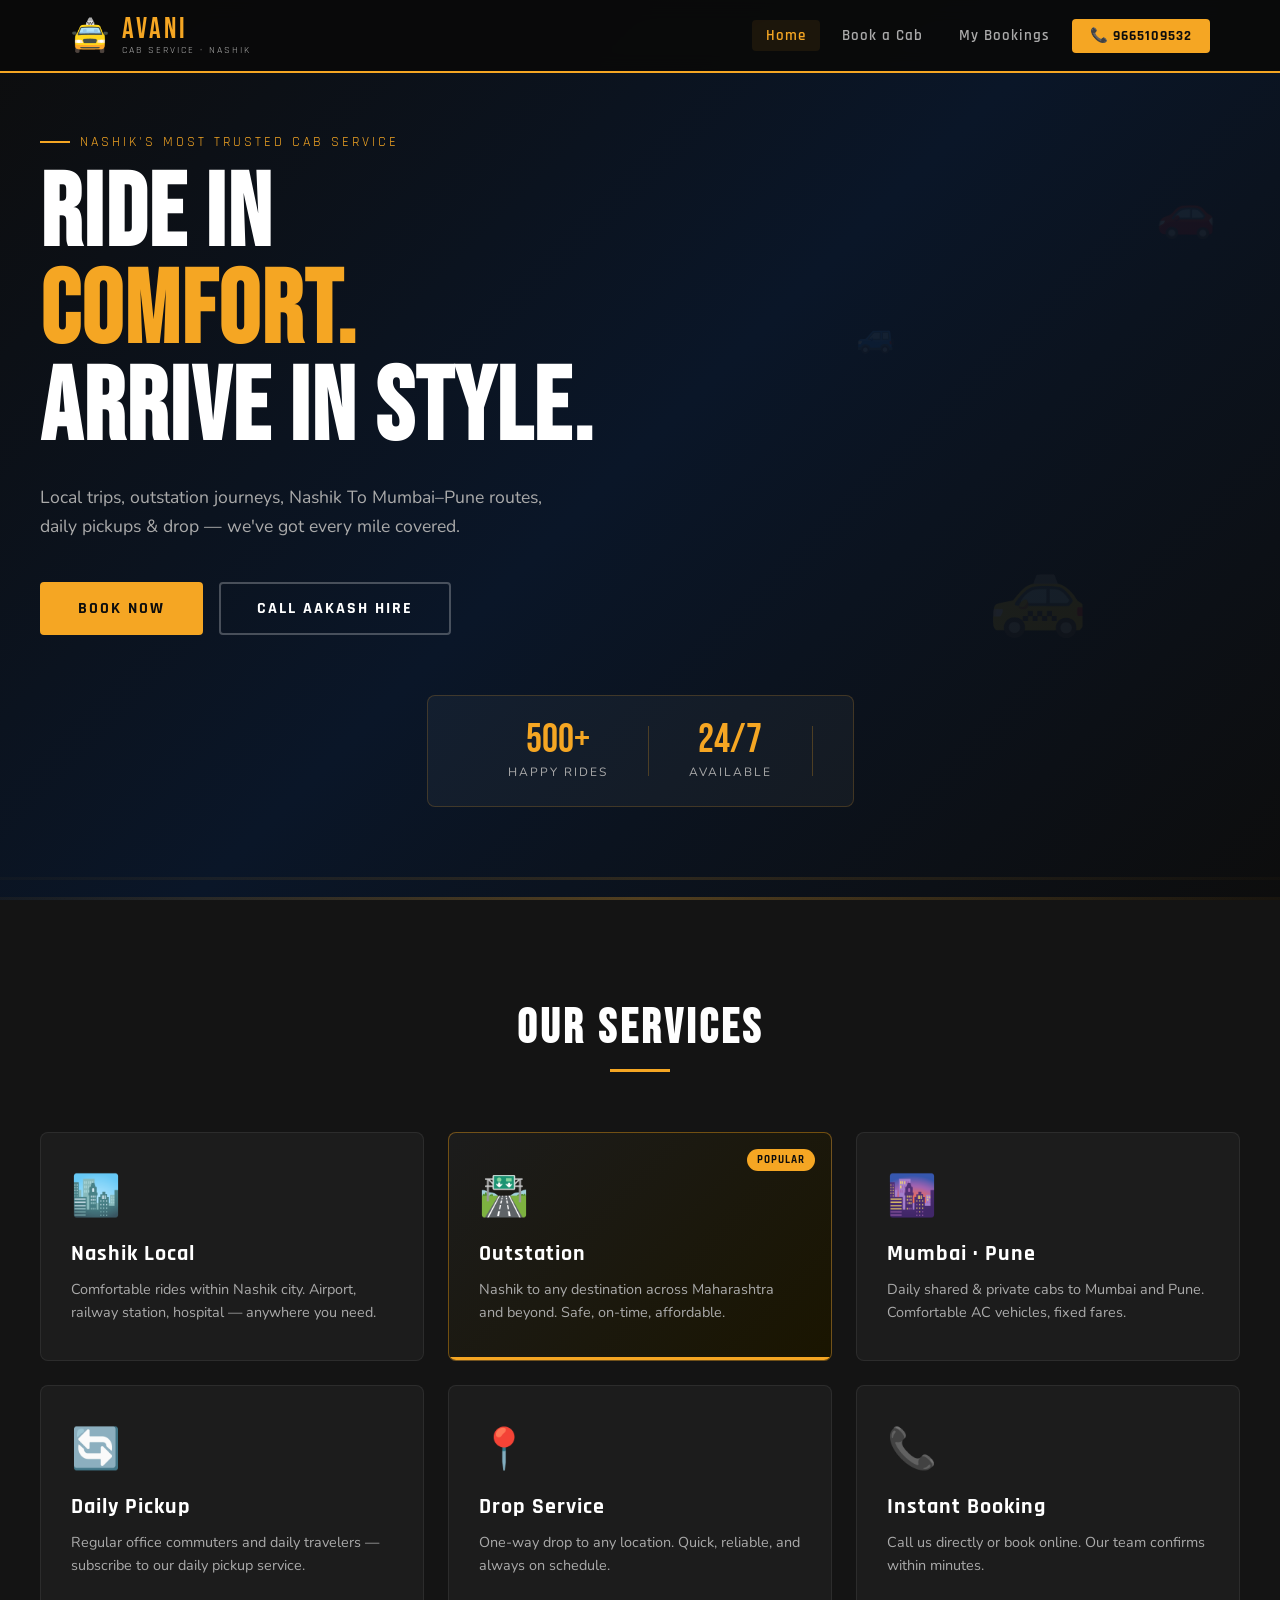
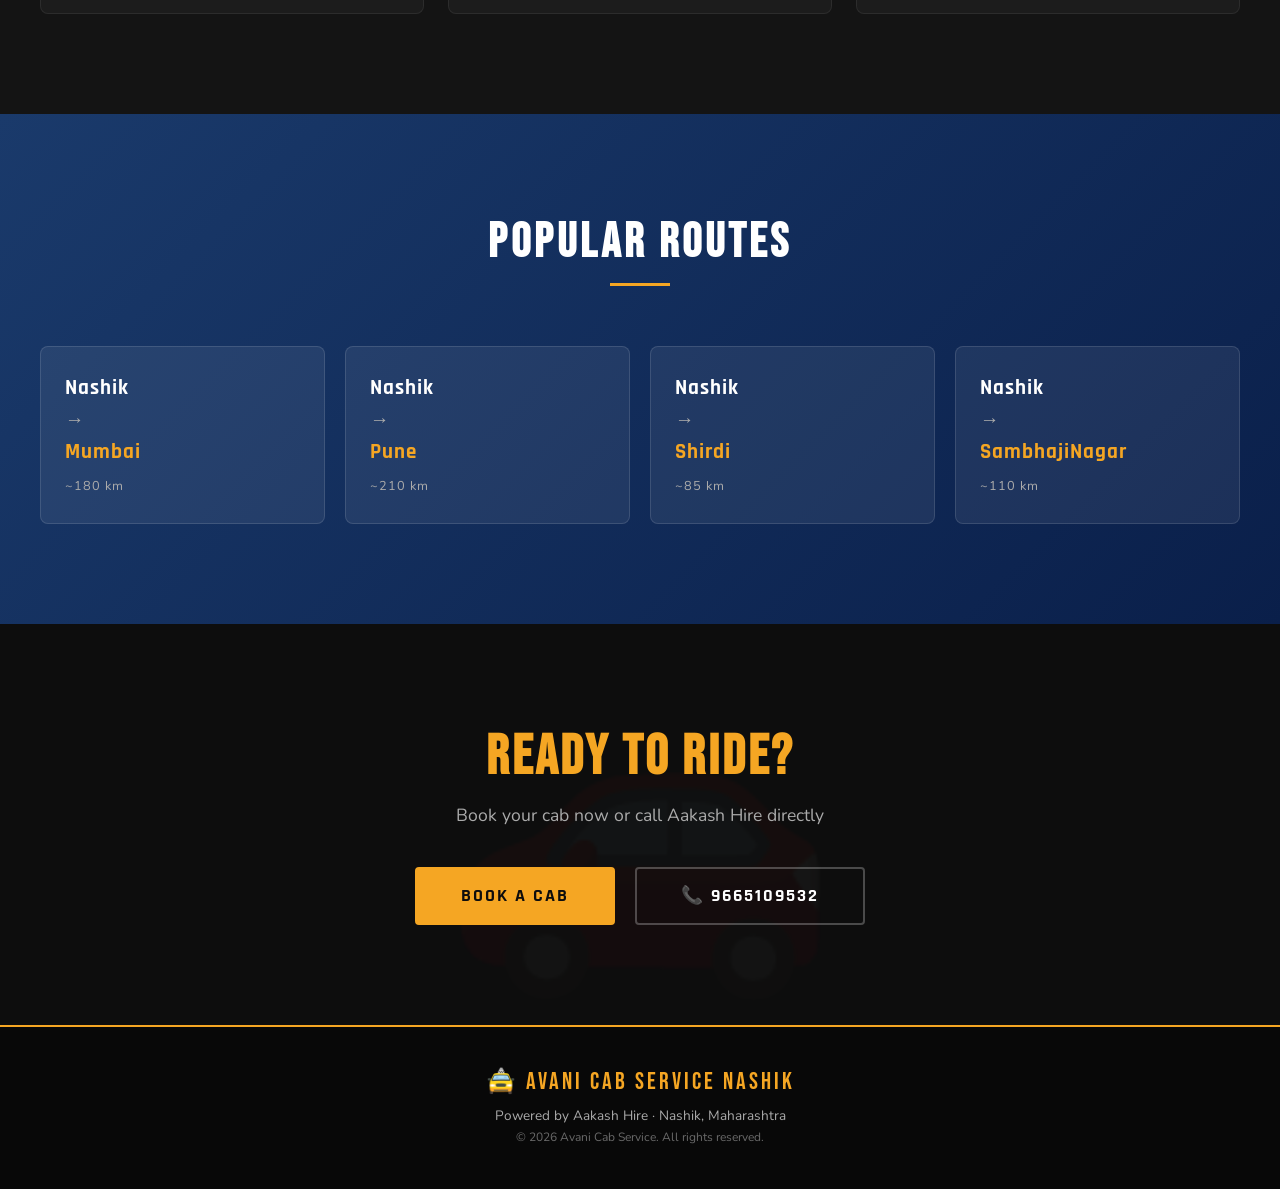
<file: index.html>
<!DOCTYPE html>
<html lang="en">
<head>
    <meta charset="UTF-8">
    <meta name="viewport" content="width=device-width, initial-scale=1.0">
    <title>Avani Cab Service Nashik</title>
    <link href="https://fonts.googleapis.com/css2?family=Bebas+Neue&family=Rajdhani:wght@400;500;600;700&family=Nunito:wght@300;400;600;700&display=swap" rel="stylesheet">
    <link rel="stylesheet" href="style.css">
</head>
<body>

<!-- HEADER -->
<header class="header">
    <div class="header-inner">
        <div class="logo">
            <div class="logo-icon">🚖</div>
            <div class="logo-text">
                <span class="logo-main">AVANI</span>
                <span class="logo-sub">CAB SERVICE · NASHIK</span>
            </div>
        </div>
        <nav class="nav">
            <a href="index.html" class="nav-link active">Home</a>
            <a href="add_booking.html" class="nav-link">Book a Cab</a>
            <a href="fetch_all_bookings.html" class="nav-link">My Bookings</a>
            <a href="tel:9665109532" class="nav-cta">📞 9665109532</a>
        </nav>
    </div>
</header>

<!-- HERO -->
<section class="hero">
    <div class="hero-bg">
        <div class="road-line"></div>
        <div class="road-line r2"></div>
        <div class="floating-car car1">🚗</div>
        <div class="floating-car car2">🚕</div>
        <div class="floating-car car3">🚙</div>
    </div>
    <div class="hero-content">
        <p class="hero-tag">Nashik's Most Trusted Cab Service</p>
        <h1 class="hero-title">RIDE IN<br><span class="accent">COMFORT.</span><br>ARRIVE IN STYLE.</h1>
        <p class="hero-desc">Local trips, outstation journeys, Nashik To Mumbai–Pune routes, daily pickups & drop — we've got every mile covered.</p>
        <div class="hero-btns">
            <a href="add_booking.html" class="btn-primary">Book Now</a>
            <a href="tel:9665109532" class="btn-outline">Call Aakash Hire</a>
        </div>
    </div>
    <div class="hero-card">
        <div class="stat"><span class="stat-num">500+</span><span class="stat-label">Happy Rides</span></div>
        <div class="stat-divider"></div>
        <div class="stat"><span class="stat-num">24/7</span><span class="stat-label">Available</span></div>
        <div class="stat-divider"></div>
</section>

<!-- SERVICES -->
<section class="services">
    <div class="section-header">
        <h2 class="section-title">OUR SERVICES</h2>
        <div class="title-bar"></div>
    </div>
    <div class="services-grid">
        <div class="service-card">
            <div class="service-icon">🏙️</div>
            <h3>Nashik Local</h3>
            <p>Comfortable rides within Nashik city. Airport, railway station, hospital — anywhere you need.</p>
        </div>
        <div class="service-card featured">
            <div class="service-badge">Popular</div>
            <div class="service-icon">🛣️</div>
            <h3>Outstation</h3>
            <p>Nashik to any destination across Maharashtra and beyond. Safe, on-time, affordable.</p>
        </div>
        <div class="service-card">
            <div class="service-icon">🌆</div>
            <h3>Mumbai · Pune</h3>
            <p>Daily shared & private cabs to Mumbai and Pune. Comfortable AC vehicles, fixed fares.</p>
        </div>
        <div class="service-card">
            <div class="service-icon">🔄</div>
            <h3>Daily Pickup</h3>
            <p>Regular office commuters and daily travelers — subscribe to our daily pickup service.</p>
        </div>
        <div class="service-card">
            <div class="service-icon">📍</div>
            <h3>Drop Service</h3>
            <p>One-way drop to any location. Quick, reliable, and always on schedule.</p>
        </div>
        <div class="service-card">
            <div class="service-icon">📞</div>
            <h3>Instant Booking</h3>
            <p>Call us directly or book online. Our team confirms within minutes.</p>
        </div>
    </div>
</section>

<!-- ROUTE HIGHLIGHTS -->
<section class="routes">
    <div class="routes-inner">
        <div class="section-header light">
            <h2 class="section-title">POPULAR ROUTES</h2>
            <div class="title-bar"></div>
        </div>
        <div class="routes-grid">
            <div class="route-card">
                <span class="route-from">Nashik</span>
                <span class="route-arrow">→</span>
                <span class="route-to">Mumbai</span>
                <span class="route-dist">~180 km</span>
            </div>
            <div class="route-card">
                <span class="route-from">Nashik</span>
                <span class="route-arrow">→</span>
                <span class="route-to">Pune</span>
                <span class="route-dist">~210 km</span>
            </div>
            <div class="route-card">
                <span class="route-from">Nashik</span>
                <span class="route-arrow">→</span>
                <span class="route-to">Shirdi</span>
                <span class="route-dist">~85 km</span>
            </div>
            <div class="route-card">
                <span class="route-from">Nashik</span>
                <span class="route-arrow">→</span>
                <span class="route-to">SambhajiNagar</span>
                <span class="route-dist">~110 km</span>
            </div>
        </div>
    </div>
</section>

<!-- CTA -->
<section class="cta-section">
    <div class="cta-inner">
        <h2>Ready to Ride?</h2>
        <p>Book your cab now or call Aakash Hire directly</p>
        <div class="cta-btns">
            <a href="add_booking.html" class="btn-primary large">Book a Cab</a>
            <a href="tel:9665109532" class="btn-outline large">📞 9665109532</a>
        </div>
    </div>
</section>

<!-- FOOTER -->
<footer class="footer">
    <div class="footer-inner">
        <div class="footer-logo">🚖 AVANI CAB SERVICE NASHIK</div>
        <p class="footer-text">Powered by Aakash Hire · Nashik, Maharashtra</p>
        <p class="footer-text small">© 2026 Avani Cab Service. All rights reserved.</p>
    </div>
</footer>

</body>
</html>
</file>
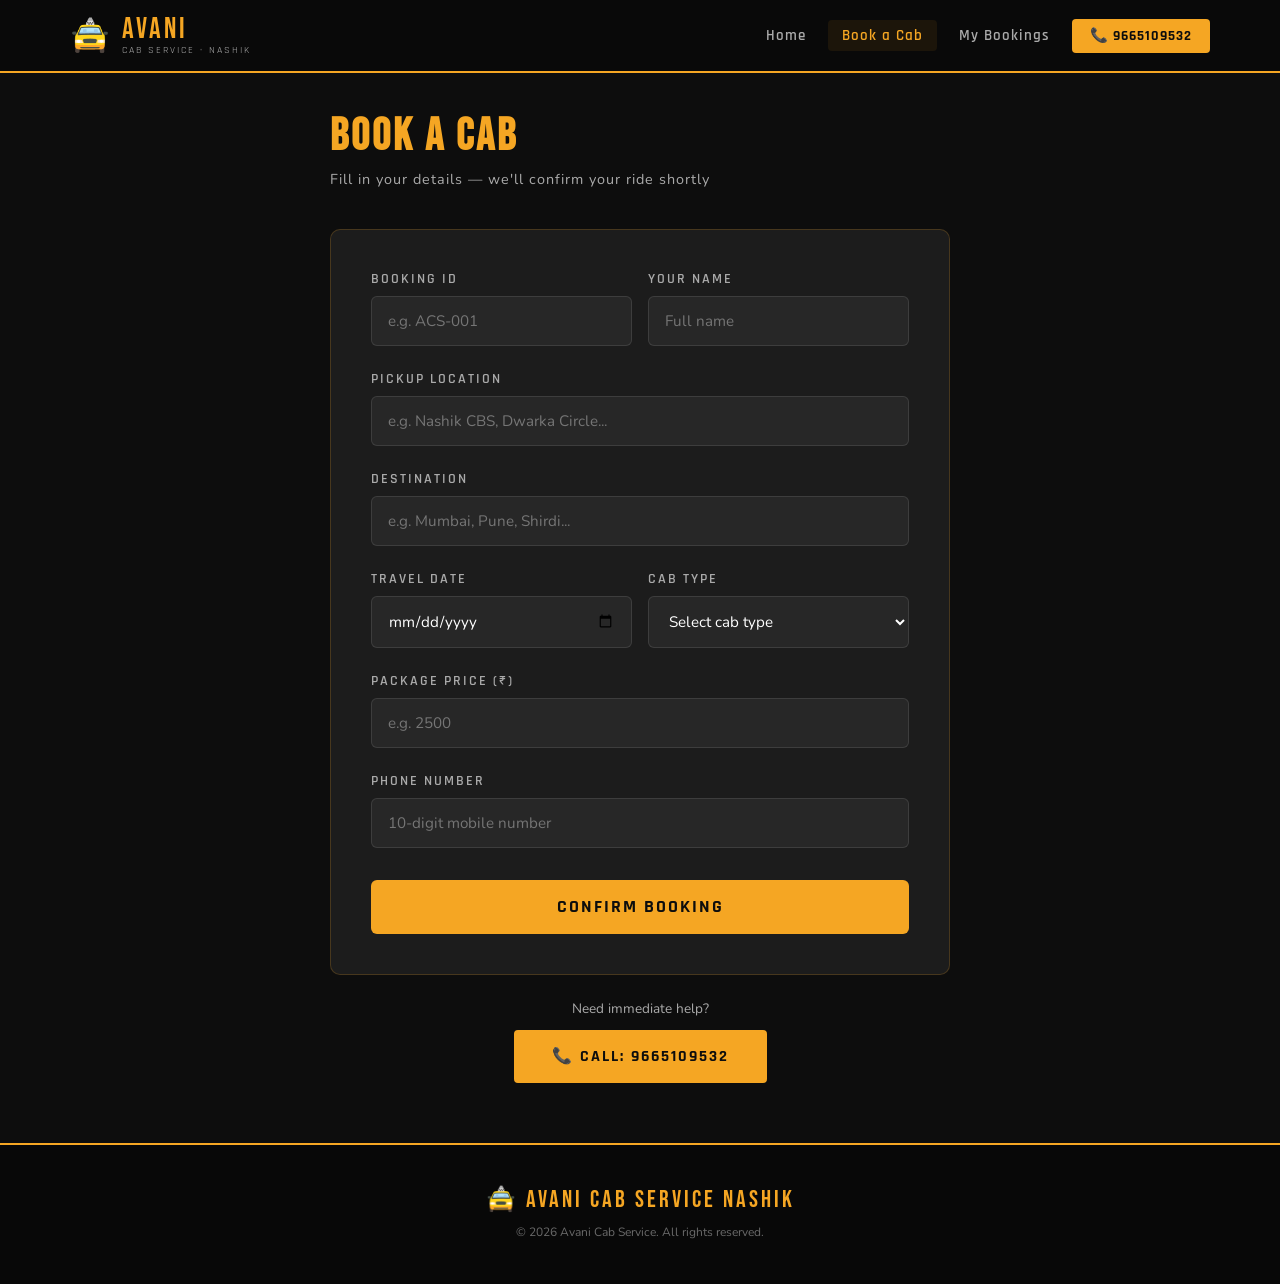
<file: add_booking.html>
<!DOCTYPE html>
<html lang="en">
<head>
    <meta charset="UTF-8">
    <meta name="viewport" content="width=device-width, initial-scale=1.0">
    <title>Book a Cab – Avani Cab Service Nashik</title>
    <link href="https://fonts.googleapis.com/css2?family=Bebas+Neue&family=Rajdhani:wght@400;500;600;700&family=Nunito:wght@300;400;600;700&display=swap" rel="stylesheet">
    <link rel="stylesheet" href="style.css">
</head>
<body>

<header class="header">
    <div class="header-inner">
        <a href="index.html" class="logo">
            <div class="logo-icon">🚖</div>
            <div class="logo-text">
                <span class="logo-main">AVANI</span>
                <span class="logo-sub">CAB SERVICE · NASHIK</span>
            </div>
        </a>
        <nav class="nav">
            <a href="index.html" class="nav-link">Home</a>
            <a href="add_booking.html" class="nav-link active">Book a Cab</a>
            <a href="fetch_all_bookings.html" class="nav-link">My Bookings</a>
            <a href="tel:9665109532" class="nav-cta">📞 9665109532</a>
        </nav>
    </div>
</header>

<div class="page-wrap">
    <div class="page-inner">
        <h1 class="page-title">BOOK A CAB</h1>
        <p class="page-subtitle">Fill in your details — we'll confirm your ride shortly</p>

        <div class="form-card">

            <div class="form-row">
                <div class="form-group">
                    <label class="form-label">Booking ID</label>
                    <input type="text" id="bookingid" class="form-input" placeholder="e.g. ACS-001">
                </div>
                <div class="form-group">
                    <label class="form-label">Your Name</label>
                    <input type="text" id="name" class="form-input" placeholder="Full name">
                </div>
            </div>

            <div class="form-group">
                <label class="form-label">Pickup Location</label>
                <input type="text" id="pickup" class="form-input" placeholder="e.g. Nashik CBS, Dwarka Circle...">
            </div>

            <div class="form-group">
                <label class="form-label">Destination</label>
                <input type="text" id="destination" class="form-input" placeholder="e.g. Mumbai, Pune, Shirdi...">
            </div>

            <div class="form-row">
                <div class="form-group">
                    <label class="form-label">Travel Date</label>
                    <input type="date" id="traveldate" class="form-input">
                </div>
                <div class="form-group">
                    <label class="form-label">Cab Type</label>
                    <select id="cabtype" class="form-input form-select">
                        <option value="">Select cab type</option>
                        <option value="Hatchback">Hatchback (Swift, Dzire)</option>
                        <option value="Sedan">Sedan (Honda City)</option>
                        <option value="SUV">SUV (Innova, Ertiga)</option>
                    </select>
                </div>
            </div>

            <div class="form-group">
                <label class="form-label">Package Price (₹)</label>
                <input type="number" id="price" class="form-input" placeholder="e.g. 2500">
            </div>

            <div class="form-group">
                <label class="form-label">Phone Number</label>
                <input type="tel" id="phone" class="form-input" placeholder="10-digit mobile number">
            </div>

            <button class="submit-btn" id="savebooking">CONFIRM BOOKING</button>

            <div class="success-msg" id="successMsg"></div>
            <div class="error-msg"   id="errorMsg"></div>

        </div>

        <div style="margin-top:24px;text-align:center;">
            <p style="color:var(--gray);font-size:0.85rem;">Need immediate help?</p>
            <a href="tel:9665109532" class="btn-primary" style="margin-top:12px;display:inline-block;">📞 Call: 9665109532</a>
        </div>
    </div>
</div>

<footer class="footer">
    <div class="footer-inner">
        <div class="footer-logo">🚖 AVANI CAB SERVICE NASHIK</div>
        <p class="footer-text small">© 2026 Avani Cab Service. All rights reserved.</p>
    </div>
</footer>

<!-- ✅ JAVASCRIPT ONLY FOR THIS PAGE -->
<script>
    // Paste your AWS API Gateway URL here after deployment.
    // Leave blank ("") to use local storage for testing.
    var API_ENDPOINT = "";

    var USE_LOCAL = (API_ENDPOINT === "" || API_ENDPOINT === "PASTE_YOUR_API_GATEWAY_URL_HERE");

    function getLocal() {
        return JSON.parse(localStorage.getItem("avani_bookings") || "[]");
    }
    function saveLocal(booking) {
        var all = getLocal();
        all.push(booking);
        localStorage.setItem("avani_bookings", JSON.stringify(all));
    }

    document.getElementById("savebooking").addEventListener("click", function () {

        var bookingid   = document.getElementById("bookingid").value.trim();
        var name        = document.getElementById("name").value.trim();
        var pickup      = document.getElementById("pickup").value.trim();
        var destination = document.getElementById("destination").value.trim();
        var traveldate  = document.getElementById("traveldate").value;
        var cabtype     = document.getElementById("cabtype").value;
        var price       = document.getElementById("price").value.trim();
        var phone       = document.getElementById("phone").value.trim();

        var successMsg = document.getElementById("successMsg");
        var errorMsg   = document.getElementById("errorMsg");
        successMsg.classList.remove("show");
        errorMsg.classList.remove("show");

        // Validation
        if (!bookingid || !name || !destination || !price) {
            errorMsg.textContent = "❌ Please fill: Booking ID, Name, Destination and Price.";
            errorMsg.classList.add("show");
            return;
        }

        var btn = document.getElementById("savebooking");
        btn.disabled = true;
        btn.textContent = "SAVING...";

        var data = {
            bookingid:   bookingid,
            name:        name,
            pickup:      pickup,
            destination: destination,
            traveldate:  traveldate,
            cabtype:     cabtype,
            price:       price,
            phone:       phone,
            createdAt:   new Date().toISOString()
        };

        if (USE_LOCAL) {
            saveLocal(data);
            successMsg.textContent = "✅ Booking saved! ID: " + bookingid;
            successMsg.classList.add("show");
            btn.disabled = false;
            btn.textContent = "CONFIRM BOOKING";
            // Clear all fields
            ["bookingid","name","pickup","destination","traveldate","cabtype","price","phone"]
                .forEach(function(id){ document.getElementById(id).value = ""; });
        } else {
            fetch(API_ENDPOINT, {
                method: "POST",
                headers: { "Content-Type": "application/json" },
                body: JSON.stringify(data)
            })
            .then(function(r){ return r.json(); })
            .then(function(){
                successMsg.textContent = "✅ Booking confirmed! ID: " + bookingid;
                successMsg.classList.add("show");
                btn.disabled = false;
                btn.textContent = "CONFIRM BOOKING";
                ["bookingid","name","pickup","destination","traveldate","cabtype","price","phone"]
                    .forEach(function(id){ document.getElementById(id).value = ""; });
            })
            .catch(function(err){
                errorMsg.textContent = "❌ Failed: " + err.message;
                errorMsg.classList.add("show");
                btn.disabled = false;
                btn.textContent = "CONFIRM BOOKING";
            });
        }
    });
</script>

</body>
</html>
</file>
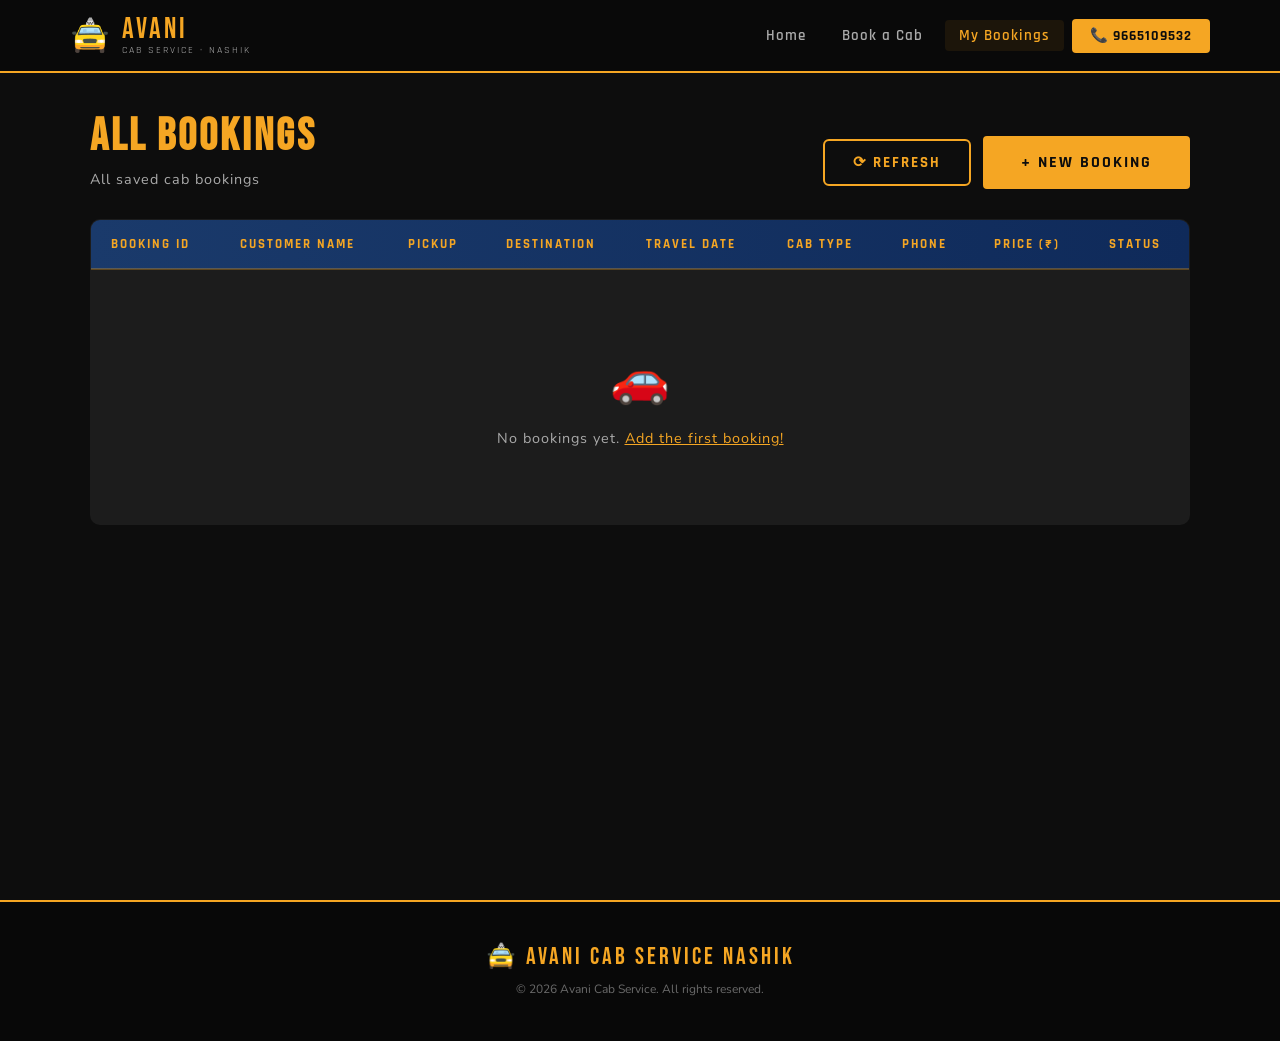
<file: fetch_all_bookings.html>
<!DOCTYPE html>
<html lang="en">
<head>
    <meta charset="UTF-8">
    <meta name="viewport" content="width=device-width, initial-scale=1.0">
    <title>All Bookings – Avani Cab Service Nashik</title>
    <link href="https://fonts.googleapis.com/css2?family=Bebas+Neue&family=Rajdhani:wght@400;500;600;700&family=Nunito:wght@300;400;600;700&display=swap" rel="stylesheet">
    <link rel="stylesheet" href="style.css">
</head>
<body>

<header class="header">
    <div class="header-inner">
        <a href="index.html" class="logo">
            <div class="logo-icon">🚖</div>
            <div class="logo-text">
                <span class="logo-main">AVANI</span>
                <span class="logo-sub">CAB SERVICE · NASHIK</span>
            </div>
        </a>
        <nav class="nav">
            <a href="index.html" class="nav-link">Home</a>
            <a href="add_booking.html" class="nav-link">Book a Cab</a>
            <a href="fetch_all_bookings.html" class="nav-link active">My Bookings</a>
            <a href="tel:9665109532" class="nav-cta">📞 9665109532</a>
        </nav>
    </div>
</header>

<div class="table-wrap">
    <div class="table-inner">

        <div class="table-header-row">
            <div>
                <h1 class="page-title">ALL BOOKINGS</h1>
                <p class="page-subtitle" style="margin-bottom:0">All saved cab bookings</p>
            </div>
            <div style="display:flex;gap:12px;align-items:center;flex-wrap:wrap;">
                <button class="load-btn" id="getbookings">⟳ REFRESH</button>
                <a href="add_booking.html" class="btn-primary">+ NEW BOOKING</a>
            </div>
        </div>

        <div class="loading-state" id="loadingState">Loading bookings...</div>
        <div class="error-msg" id="errorMsg" style="margin-bottom:16px;"></div>

        <table class="bookings-table">
            <thead>
                <tr>
                    <th>Booking ID</th>
                    <th>Customer Name</th>
                    <th>Pickup</th>
                    <th>Destination</th>
                    <th>Travel Date</th>
                    <th>Cab Type</th>
                    <th>Phone</th>
                    <th>Price (₹)</th>
                    <th>Status</th>
                </tr>
            </thead>
            <tbody id="bookingTable"></tbody>
        </table>

    </div>
</div>

<footer class="footer">
    <div class="footer-inner">
        <div class="footer-logo">🚖 AVANI CAB SERVICE NASHIK</div>
        <p class="footer-text small">© 2026 Avani Cab Service. All rights reserved.</p>
    </div>
</footer>

<!-- ✅ JAVASCRIPT ONLY FOR THIS PAGE -->
<script>
    // Paste your AWS API Gateway URL here after deployment.
    // Leave blank ("") to use local storage for testing.
    var API_ENDPOINT = "";

    var USE_LOCAL = (API_ENDPOINT === "" || API_ENDPOINT === "PASTE_YOUR_API_GATEWAY_URL_HERE");

    function getLocal() {
        return JSON.parse(localStorage.getItem("avani_bookings") || "[]");
    }

    function renderRows(data) {
        var table   = document.getElementById("bookingTable");
        var loading = document.getElementById("loadingState");
        var btn     = document.getElementById("getbookings");

        loading.style.display = "none";
        btn.disabled    = false;
        btn.textContent = "⟳ REFRESH";
        table.innerHTML = "";

        if (!data || data.length === 0) {
            table.innerHTML =
                "<tr><td colspan='9'>" +
                "<div class='empty-state'>" +
                "<div class='empty-icon'>🚗</div>" +
                "<p>No bookings yet. <a href='add_booking.html' style='color:var(--gold)'>Add the first booking!</a></p>" +
                "</div></td></tr>";
            return;
        }

        data.forEach(function(b) {
            var row = table.insertRow();
            row.innerHTML =
                "<td><strong style='color:var(--gold)'>" + (b.bookingid   || "—") + "</strong></td>" +
                "<td>" + (b.name        || "—") + "</td>" +
                "<td>" + (b.pickup      || "—") + "</td>" +
                "<td>" + (b.destination || "—") + "</td>" +
                "<td>" + (b.traveldate  || "—") + "</td>" +
                "<td>" + (b.cabtype     || "—") + "</td>" +
                "<td>" + (b.phone       || "—") + "</td>" +
                "<td><strong>₹" + (b.price || "—") + "</strong></td>" +
                "<td><span class='status-badge'>Confirmed</span></td>";
        });
    }

    function loadBookings() {
        var loading  = document.getElementById("loadingState");
        var errorMsg = document.getElementById("errorMsg");
        var btn      = document.getElementById("getbookings");

        loading.style.display = "block";
        errorMsg.classList.remove("show");
        btn.disabled    = true;
        btn.textContent = "LOADING...";

        document.getElementById("bookingTable").innerHTML = "";

        if (USE_LOCAL) {
            var data = getLocal();
            renderRows(data);
        } else {
            fetch(API_ENDPOINT)
            .then(function(r){ return r.json(); })
            .then(renderRows)
            .catch(function(err){
                loading.style.display = "none";
                btn.disabled    = false;
                btn.textContent = "⟳ REFRESH";
                errorMsg.textContent = "❌ Could not load bookings: " + err.message;
                errorMsg.classList.add("show");
            });
        }
    }

    // Load automatically when page opens
    document.addEventListener("DOMContentLoaded", loadBookings);

    // Refresh button
    document.getElementById("getbookings").addEventListener("click", loadBookings);
</script>

</body>
</html>
</file>
<file: style.css>
/* ===== CSS VARIABLES ===== */
:root {
    --gold: #f5a623;
    --gold-dark: #d4891a;
    --blue: #1a3a6b;
    --blue-light: #2356a8;
    --red: #c0392b;
    --dark: #0d0d0d;
    --dark2: #141414;
    --dark3: #1c1c1c;
    --white: #ffffff;
    --gray: #aaaaaa;
    --light-bg: #f5f5f0;
}

* { margin: 0; padding: 0; box-sizing: border-box; }

html { scroll-behavior: smooth; }

body {
    font-family: 'Nunito', sans-serif;
    background: var(--dark);
    color: var(--white);
    overflow-x: hidden;
}

/* ===== HEADER ===== */
.header {
    position: fixed;
    top: 0; left: 0; right: 0;
    z-index: 100;
    background: rgba(10,10,10,0.95);
    border-bottom: 2px solid var(--gold);
    backdrop-filter: blur(10px);
}

.header-inner {
    max-width: 1200px;
    margin: 0 auto;
    padding: 14px 30px;
    display: flex;
    align-items: center;
    justify-content: space-between;
}

.logo { display: flex; align-items: center; gap: 12px; text-decoration: none; }
.logo-icon { font-size: 2rem; }
.logo-text { display: flex; flex-direction: column; line-height: 1; }
.logo-main {
    font-family: 'Bebas Neue', sans-serif;
    font-size: 1.8rem;
    color: var(--gold);
    letter-spacing: 3px;
}
.logo-sub {
    font-family: 'Rajdhani', sans-serif;
    font-size: 0.65rem;
    color: var(--gray);
    letter-spacing: 2px;
}

.nav { display: flex; align-items: center; gap: 8px; }
.nav-link {
    color: var(--gray);
    text-decoration: none;
    font-family: 'Rajdhani', sans-serif;
    font-weight: 600;
    font-size: 0.95rem;
    letter-spacing: 1px;
    padding: 6px 14px;
    border-radius: 4px;
    transition: color 0.2s, background 0.2s;
}
.nav-link:hover, .nav-link.active {
    color: var(--gold);
    background: rgba(245,166,35,0.08);
}
.nav-cta {
    background: var(--gold);
    color: var(--dark);
    font-family: 'Rajdhani', sans-serif;
    font-weight: 700;
    font-size: 0.9rem;
    letter-spacing: 1px;
    padding: 8px 18px;
    border-radius: 4px;
    text-decoration: none;
    transition: background 0.2s;
}
.nav-cta:hover { background: var(--gold-dark); }

/* ===== HERO ===== */
.hero {
    min-height: 100vh;
    display: flex;
    flex-direction: column;
    justify-content: center;
    padding: 120px 30px 80px;
    position: relative;
    overflow: hidden;
    background: linear-gradient(135deg, #0d0d0d 0%, #0a1628 50%, #0d0d0d 100%);
}

.hero-bg {
    position: absolute;
    inset: 0;
    pointer-events: none;
    overflow: hidden;
}

.road-line {
    position: absolute;
    bottom: 0;
    left: -10%;
    width: 120%;
    height: 3px;
    background: linear-gradient(90deg, transparent, var(--gold), transparent);
    opacity: 0.3;
    animation: roadMove 3s ease-in-out infinite;
}
.road-line.r2 {
    bottom: 20px;
    opacity: 0.15;
    animation-delay: 1.5s;
}
@keyframes roadMove {
    0%, 100% { transform: translateX(-5%); }
    50% { transform: translateX(5%); }
}

.floating-car {
    position: absolute;
    font-size: 3rem;
    opacity: 0.06;
    animation: floatCar 8s ease-in-out infinite;
}
.car1 { top: 20%; right: 5%; animation-delay: 0s; }
.car2 { top: 60%; right: 15%; animation-delay: 2.5s; font-size: 5rem; }
.car3 { top: 35%; right: 30%; animation-delay: 5s; font-size: 2rem; }

@keyframes floatCar {
    0%, 100% { transform: translateY(0px) translateX(0px); }
    33% { transform: translateY(-20px) translateX(-10px); }
    66% { transform: translateY(10px) translateX(5px); }
}

.hero-content {
    max-width: 1200px;
    margin: 0 auto;
    width: 100%;
    position: relative;
    z-index: 2;
}

.hero-tag {
    font-family: 'Rajdhani', sans-serif;
    font-size: 0.85rem;
    letter-spacing: 3px;
    color: var(--gold);
    text-transform: uppercase;
    margin-bottom: 16px;
    display: flex;
    align-items: center;
    gap: 10px;
}
.hero-tag::before {
    content: '';
    display: inline-block;
    width: 30px;
    height: 2px;
    background: var(--gold);
}

.hero-title {
    font-family: 'Bebas Neue', sans-serif;
    font-size: clamp(3.5rem, 8vw, 7rem);
    line-height: 0.95;
    letter-spacing: 2px;
    color: var(--white);
    margin-bottom: 24px;
}

.hero-title .accent { color: var(--gold); }

.hero-desc {
    font-size: 1.1rem;
    color: var(--gray);
    max-width: 520px;
    line-height: 1.7;
    margin-bottom: 40px;
}

.hero-btns { display: flex; gap: 16px; flex-wrap: wrap; }

.btn-primary {
    background: var(--gold);
    color: var(--dark);
    font-family: 'Rajdhani', sans-serif;
    font-weight: 700;
    font-size: 1rem;
    letter-spacing: 2px;
    padding: 14px 36px;
    border-radius: 4px;
    text-decoration: none;
    border: 2px solid var(--gold);
    transition: all 0.25s;
    cursor: pointer;
    display: inline-block;
    text-transform: uppercase;
}
.btn-primary:hover {
    background: transparent;
    color: var(--gold);
}
.btn-primary.large { padding: 16px 44px; font-size: 1.1rem; }

.btn-outline {
    background: transparent;
    color: var(--white);
    font-family: 'Rajdhani', sans-serif;
    font-weight: 700;
    font-size: 1rem;
    letter-spacing: 2px;
    padding: 14px 36px;
    border-radius: 4px;
    text-decoration: none;
    border: 2px solid rgba(255,255,255,0.25);
    transition: all 0.25s;
    cursor: pointer;
    display: inline-block;
    text-transform: uppercase;
}
.btn-outline:hover {
    border-color: var(--gold);
    color: var(--gold);
}
.btn-outline.large { padding: 16px 44px; font-size: 1.1rem; }

/* Hero stats */
.hero-card {
    max-width: 1200px;
    margin: 60px auto 0;
    display: flex;
    align-items: center;
    gap: 0;
    background: rgba(255,255,255,0.04);
    border: 1px solid rgba(245,166,35,0.2);
    border-radius: 8px;
    padding: 24px 40px;
    width: fit-content;
    position: relative;
    z-index: 2;
}
.stat { text-align: center; padding: 0 40px; }
.stat-num {
    font-family: 'Bebas Neue', sans-serif;
    font-size: 2.5rem;
    color: var(--gold);
    display: block;
    line-height: 1;
}
.stat-label {
    font-size: 0.75rem;
    color: var(--gray);
    letter-spacing: 2px;
    text-transform: uppercase;
}
.stat-divider {
    width: 1px;
    height: 50px;
    background: rgba(245,166,35,0.25);
}

/* ===== SERVICES ===== */
.services {
    padding: 100px 30px;
    background: var(--dark2);
}

.section-header {
    text-align: center;
    margin-bottom: 60px;
}

.section-title {
    font-family: 'Bebas Neue', sans-serif;
    font-size: 3rem;
    letter-spacing: 4px;
    color: var(--white);
    margin-bottom: 12px;
}
.section-header.light .section-title { color: var(--white); }

.title-bar {
    width: 60px;
    height: 3px;
    background: var(--gold);
    margin: 0 auto;
}

.services-grid {
    max-width: 1200px;
    margin: 0 auto;
    display: grid;
    grid-template-columns: repeat(auto-fit, minmax(300px, 1fr));
    gap: 24px;
}

.service-card {
    background: var(--dark3);
    border: 1px solid rgba(255,255,255,0.07);
    border-radius: 8px;
    padding: 36px 30px;
    position: relative;
    transition: border-color 0.3s, transform 0.3s;
    overflow: hidden;
}
.service-card::before {
    content: '';
    position: absolute;
    bottom: 0; left: 0; right: 0;
    height: 3px;
    background: var(--gold);
    transform: scaleX(0);
    transition: transform 0.3s;
}
.service-card:hover::before { transform: scaleX(1); }
.service-card:hover {
    border-color: rgba(245,166,35,0.3);
    transform: translateY(-4px);
}

.service-card.featured {
    border-color: rgba(245,166,35,0.4);
    background: linear-gradient(135deg, #1c1c1c, #1a1500);
}
.service-card.featured::before { transform: scaleX(1); }

.service-badge {
    position: absolute;
    top: 16px; right: 16px;
    background: var(--gold);
    color: var(--dark);
    font-family: 'Rajdhani', sans-serif;
    font-weight: 700;
    font-size: 0.7rem;
    letter-spacing: 1px;
    padding: 4px 10px;
    border-radius: 20px;
    text-transform: uppercase;
}

.service-icon {
    font-size: 2.5rem;
    margin-bottom: 16px;
    display: block;
}

.service-card h3 {
    font-family: 'Rajdhani', sans-serif;
    font-size: 1.4rem;
    font-weight: 700;
    letter-spacing: 1px;
    color: var(--white);
    margin-bottom: 10px;
}

.service-card p {
    color: var(--gray);
    font-size: 0.9rem;
    line-height: 1.6;
}

/* ===== ROUTES ===== */
.routes {
    padding: 100px 30px;
    background: linear-gradient(135deg, var(--blue) 0%, #0a1f4a 100%);
}

.routes-inner { max-width: 1200px; margin: 0 auto; }

.routes-grid {
    display: grid;
    grid-template-columns: repeat(auto-fit, minmax(250px, 1fr));
    gap: 20px;
    margin-top: 20px;
}

.route-card {
    background: rgba(255,255,255,0.07);
    border: 1px solid rgba(255,255,255,0.12);
    border-radius: 8px;
    padding: 28px 24px;
    display: flex;
    flex-direction: column;
    gap: 6px;
    transition: background 0.25s, border-color 0.25s;
    cursor: pointer;
}
.route-card:hover {
    background: rgba(245,166,35,0.1);
    border-color: var(--gold);
}

.route-from, .route-to {
    font-family: 'Rajdhani', sans-serif;
    font-size: 1.3rem;
    font-weight: 700;
    letter-spacing: 1px;
    color: var(--white);
}
.route-to { color: var(--gold); }

.route-arrow {
    font-size: 1.2rem;
    color: var(--gray);
}

.route-dist {
    font-size: 0.8rem;
    color: var(--gray);
    letter-spacing: 1px;
    margin-top: 6px;
}

/* ===== CTA ===== */
.cta-section {
    padding: 100px 30px;
    background: var(--dark);
    text-align: center;
    position: relative;
    overflow: hidden;
}
.cta-section::before {
    content: '🚗';
    position: absolute;
    font-size: 20rem;
    opacity: 0.03;
    top: 50%;
    left: 50%;
    transform: translate(-50%,-50%);
    pointer-events: none;
}

.cta-inner { position: relative; z-index: 2; }
.cta-inner h2 {
    font-family: 'Bebas Neue', sans-serif;
    font-size: 3.5rem;
    letter-spacing: 3px;
    color: var(--gold);
    margin-bottom: 12px;
}
.cta-inner p {
    color: var(--gray);
    font-size: 1.1rem;
    margin-bottom: 40px;
}
.cta-btns { display: flex; justify-content: center; gap: 20px; flex-wrap: wrap; }

/* ===== FOOTER ===== */
.footer {
    background: #080808;
    border-top: 2px solid var(--gold);
    padding: 40px 30px;
    text-align: center;
}
.footer-logo {
    font-family: 'Bebas Neue', sans-serif;
    font-size: 1.5rem;
    letter-spacing: 3px;
    color: var(--gold);
    margin-bottom: 10px;
}
.footer-text {
    color: var(--gray);
    font-size: 0.85rem;
    margin-bottom: 4px;
}
.footer-text.small { font-size: 0.75rem; opacity: 0.6; }

/* ===== FORM PAGES ===== */
.page-wrap {
    min-height: 100vh;
    padding: 110px 30px 60px;
    background: var(--dark);
}

.page-inner {
    max-width: 620px;
    margin: 0 auto;
}

.page-title {
    font-family: 'Bebas Neue', sans-serif;
    font-size: 2.8rem;
    letter-spacing: 3px;
    color: var(--gold);
    margin-bottom: 6px;
}
.page-subtitle {
    color: var(--gray);
    font-size: 0.9rem;
    margin-bottom: 40px;
    letter-spacing: 1px;
}

.form-card {
    background: var(--dark3);
    border: 1px solid rgba(245,166,35,0.2);
    border-radius: 10px;
    padding: 40px;
}

.form-group { margin-bottom: 24px; }

.form-label {
    display: block;
    font-family: 'Rajdhani', sans-serif;
    font-weight: 600;
    font-size: 0.85rem;
    letter-spacing: 2px;
    color: var(--gray);
    text-transform: uppercase;
    margin-bottom: 8px;
}

.form-input, .form-select {
    width: 100%;
    background: rgba(255,255,255,0.05);
    border: 1px solid rgba(255,255,255,0.1);
    border-radius: 6px;
    padding: 14px 16px;
    color: var(--white);
    font-family: 'Nunito', sans-serif;
    font-size: 0.95rem;
    transition: border-color 0.2s;
    outline: none;
}
.form-input:focus, .form-select:focus {
    border-color: var(--gold);
    background: rgba(245,166,35,0.05);
}
.form-select option { background: var(--dark3); }

.form-row {
    display: grid;
    grid-template-columns: 1fr 1fr;
    gap: 16px;
}

.submit-btn {
    width: 100%;
    background: var(--gold);
    color: var(--dark);
    font-family: 'Rajdhani', sans-serif;
    font-weight: 700;
    font-size: 1.1rem;
    letter-spacing: 2px;
    text-transform: uppercase;
    padding: 16px;
    border: none;
    border-radius: 6px;
    cursor: pointer;
    transition: background 0.2s, transform 0.15s;
    margin-top: 8px;
}
.submit-btn:hover { background: var(--gold-dark); transform: translateY(-2px); }
.submit-btn:active { transform: translateY(0); }

.success-msg {
    display: none;
    background: rgba(0,200,100,0.1);
    border: 1px solid rgba(0,200,100,0.3);
    border-radius: 6px;
    padding: 14px 20px;
    color: #00c864;
    font-family: 'Rajdhani', sans-serif;
    font-weight: 600;
    letter-spacing: 1px;
    margin-top: 16px;
    text-align: center;
}
.success-msg.show { display: block; }

.error-msg {
    display: none;
    background: rgba(200,0,0,0.1);
    border: 1px solid rgba(200,0,0,0.3);
    border-radius: 6px;
    padding: 14px 20px;
    color: #ff4444;
    font-family: 'Rajdhani', sans-serif;
    font-weight: 600;
    letter-spacing: 1px;
    margin-top: 16px;
    text-align: center;
}
.error-msg.show { display: block; }

/* ===== BOOKINGS TABLE PAGE ===== */
.table-wrap {
    min-height: 100vh;
    padding: 110px 30px 60px;
    background: var(--dark);
}

.table-inner {
    max-width: 1100px;
    margin: 0 auto;
}

.table-header-row {
    display: flex;
    justify-content: space-between;
    align-items: flex-end;
    margin-bottom: 30px;
    flex-wrap: wrap;
    gap: 16px;
}

.load-btn {
    background: transparent;
    color: var(--gold);
    font-family: 'Rajdhani', sans-serif;
    font-weight: 700;
    font-size: 0.95rem;
    letter-spacing: 2px;
    text-transform: uppercase;
    padding: 12px 28px;
    border: 2px solid var(--gold);
    border-radius: 6px;
    cursor: pointer;
    transition: all 0.2s;
}
.load-btn:hover {
    background: var(--gold);
    color: var(--dark);
}

.bookings-table {
    width: 100%;
    border-collapse: collapse;
    background: var(--dark3);
    border-radius: 10px;
    overflow: hidden;
    border: 1px solid rgba(245,166,35,0.15);
}

.bookings-table thead {
    background: linear-gradient(90deg, var(--blue), #0f2a5a);
}

.bookings-table th {
    padding: 16px 20px;
    text-align: left;
    font-family: 'Rajdhani', sans-serif;
    font-weight: 700;
    font-size: 0.8rem;
    letter-spacing: 2px;
    color: var(--gold);
    text-transform: uppercase;
    border-bottom: 2px solid rgba(245,166,35,0.3);
}

.bookings-table td {
    padding: 16px 20px;
    color: var(--white);
    font-size: 0.9rem;
    border-bottom: 1px solid rgba(255,255,255,0.05);
}

.bookings-table tbody tr:hover {
    background: rgba(245,166,35,0.05);
}

.bookings-table tbody tr:last-child td {
    border-bottom: none;
}

.empty-state {
    text-align: center;
    padding: 60px 20px;
    color: var(--gray);
}
.empty-state .empty-icon { font-size: 3rem; margin-bottom: 16px; }
.empty-state p { font-size: 0.9rem; letter-spacing: 1px; }

.loading-state {
    text-align: center;
    padding: 40px;
    color: var(--gold);
    font-family: 'Rajdhani', sans-serif;
    letter-spacing: 2px;
    display: none;
}

.status-badge {
    background: rgba(0,200,100,0.15);
    color: #00c864;
    border: 1px solid rgba(0,200,100,0.3);
    border-radius: 20px;
    padding: 4px 12px;
    font-size: 0.75rem;
    font-weight: 700;
    letter-spacing: 1px;
    text-transform: uppercase;
}

/* ===== RESPONSIVE ===== */
@media (max-width: 768px) {
    .nav { display: none; }
    .hero-title { font-size: 3rem; }
    .hero-card { padding: 16px 20px; }
    .stat { padding: 0 20px; }
    .form-row { grid-template-columns: 1fr; }
    .form-card { padding: 24px; }
    .table-header-row { flex-direction: column; }
    .bookings-table th, .bookings-table td { padding: 12px 12px; font-size: 0.8rem; }
}
</file>
